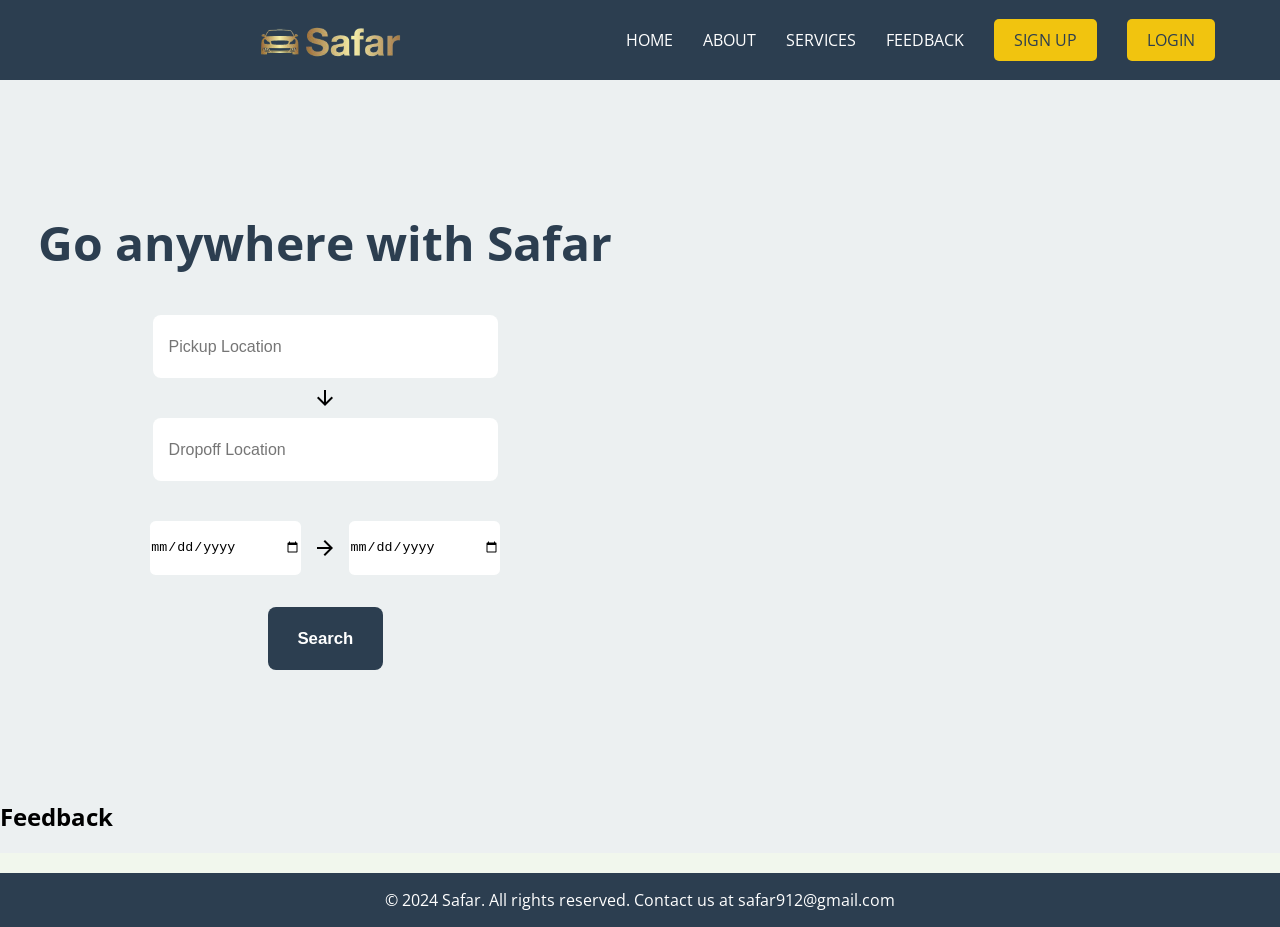
<file: sujal car/index.html>
<!DOCTYPE html>
<html lang="en">

<head>
    <meta charset="UTF-8">
    <meta name="viewport" content="width=device-width, initial-scale=1.0">
    <title>Safar</title>
    <link rel="stylesheet" href="style.css">
    <link rel="stylesheet" href="https://cdnjs.cloudflare.com/ajax/libs/font-awesome/4.7.0/css/font-awesome.min.css">
    <link rel="stylesheet"
        href="https://fonts.googleapis.com/css2?family=Material+Symbols+Outlined:opsz,wght,FILL,GRAD@24,400,0,0" />
</head>

<body>
    <nav>
        <input type="checkbox" id="check">
        <label for="check">
            <i class="fa fa-bars" id="btn"></i>
            <i class="fa fa-times" id="cancel"></i>
        </label>
        <img src="logo1.png" alt="Safar Logo">
        <ul>
            <li><a href="#">Home</a></li>
            <li><a href="#">About</a></li>
            <li><a href="#">Services</a></li>
            <li><a href="#feedback-section">Feedback</a></li>
            <li><a href="signpage.html" class="signup-button">Sign Up</a></li>
            <li><a href="loginpage.html" class="login-button">Login</a></li>

        </ul>
    </nav>
    <main class="main">
        <section>
            <div class="search">
                
                <form>
                    <div class="search-bar">
                    <h1>Go anywhere with Safar</h1>
                    <input type="search" placeholder="Pickup Location" class="location">
                    <span class="material-symbols-outlined">
                        arrow_downward
                    </span>
                    <input type="search" placeholder="Dropoff Location" class="location">
                    <div class="date-arrow">
                        <input type="date" class="date">
                        <span class="material-symbols-outlined">
                            arrow_forward
                        </span>
                        <input type="date" class="date">
                    </div>
                    <button type="submit" id="btn">Search</button>
                </div>
            </form>
                <div class="map">
                    <iframe
                        src="https://www.google.com/maps/embed?pb=!1m18!1m12!1m3!1d3682.305741623739!2d88.4288803743554!3d22.6423865304108!2m3!1f0!2f0!3f0!3m2!1i1024!2i768!4f13.1!3m3!1m2!1s0x39f89f67bedeefdf%3A0x351101fb69a99572!2sAirport%201%20no.%20Gate%20Bus%20Stop!5e0!3m2!1sen!2sin!4v1725817540229!5m2!1sen!2sin"
                        width="600" height="450" style="border:0;" allowfullscreen="" loading="lazy"
                        referrerpolicy="no-referrer-when-downgrade"></iframe>
                </div>
            </div>
        </section>


        <section id="feedback-section">
            <h2>Feedback</h2>
            <div class="feedback-container">
                <!-- Feedback cards will appear here dynamically -->
            </div>
        </section>
        
    </main>

    <footer class="footer">
        <p>© 2024 Safar. All rights reserved. Contact us at safar912@gmail.com</p>
    </footer>
    <script src="../assets/scriptman.js" defer></script>
</body>

</html>
</file>
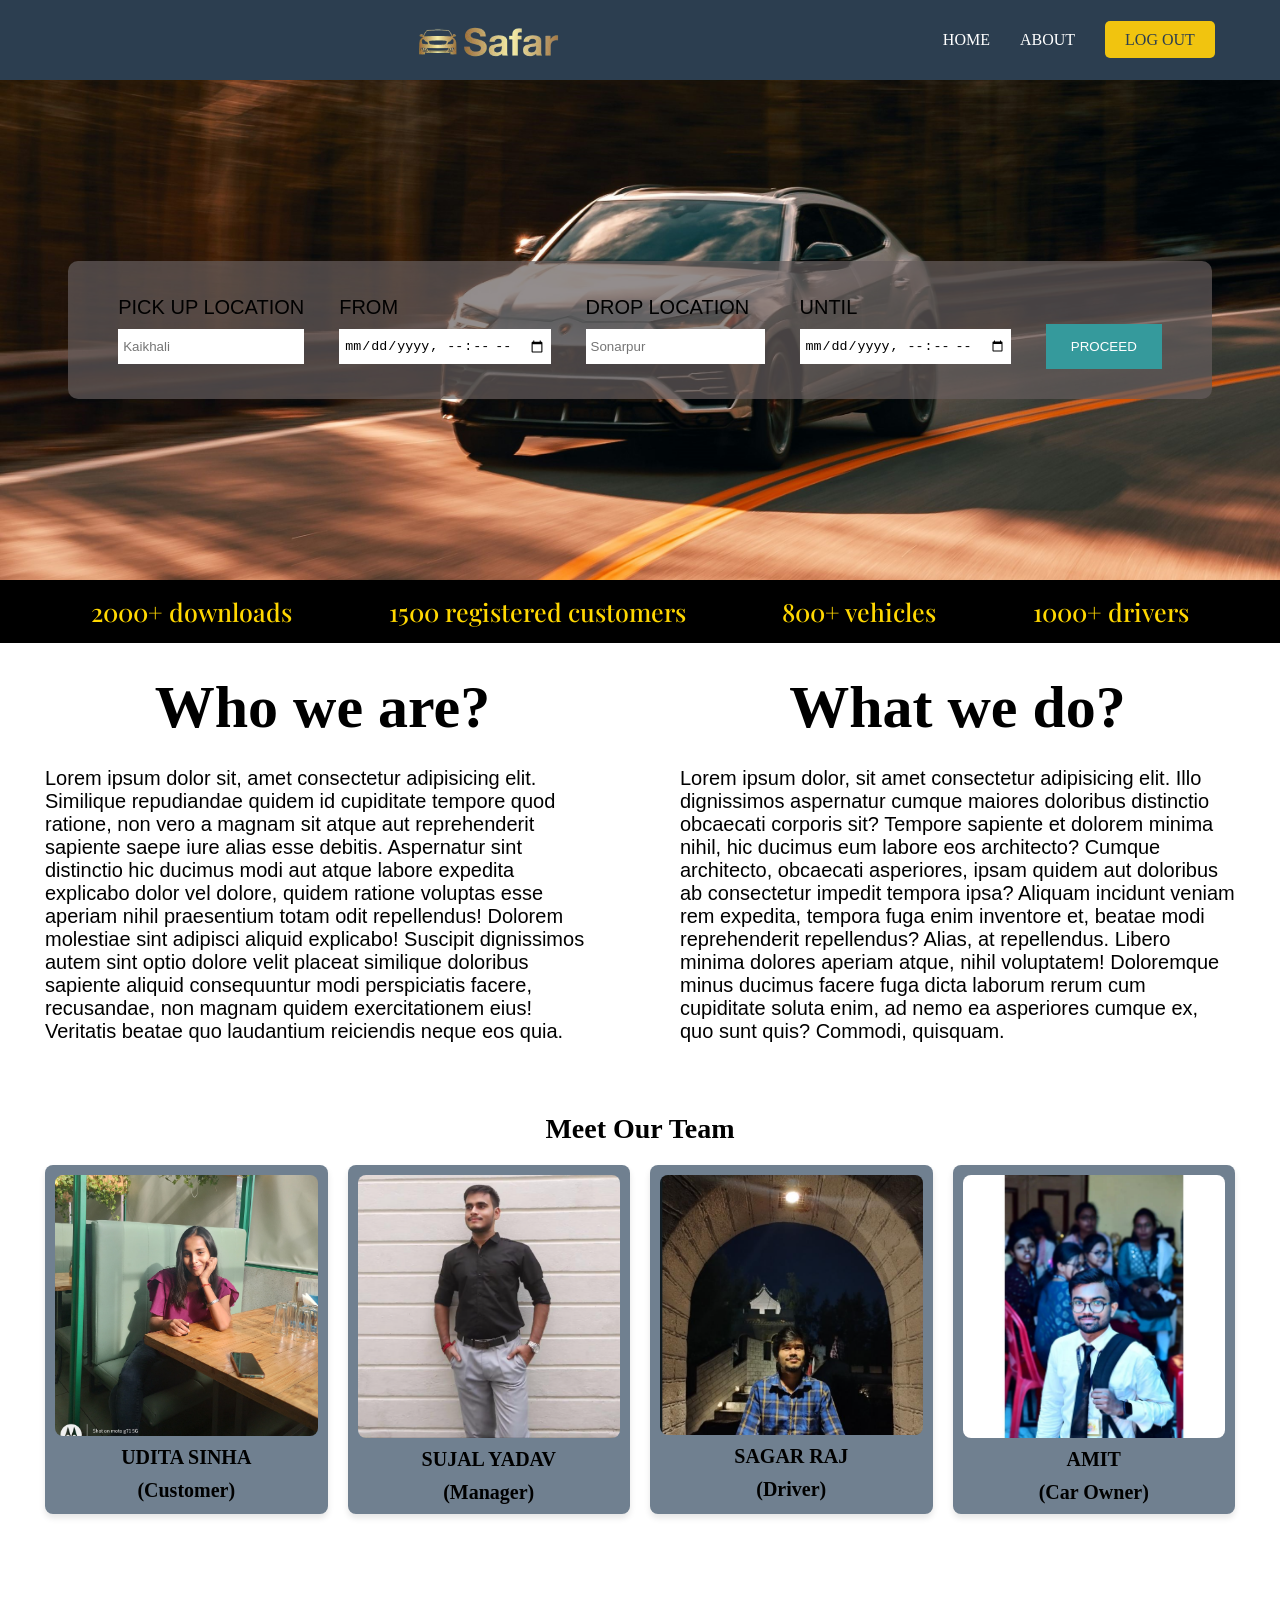
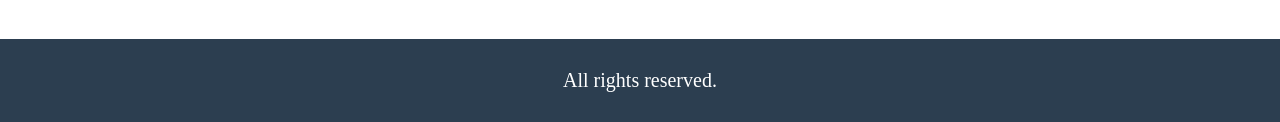
<file: pca1/home.html>
<!DOCTYPE html>
<html lang="en">
<head>
    <meta charset="UTF-8">
    <meta name="viewport" content="width=device-width, initial-scale=1.0">
    <title>Home</title>
    <link rel="stylesheet" href="style_nav.css">
    <link rel="stylesheet" href="home.css">
    
    <link rel="stylesheet" href="https://cdnjs.cloudflare.com/ajax/libs/font-awesome/4.7.0/css/font-awesome.min.css">
    <!-- <script src="https://maps.googleapis.com/maps/api/js?key=AIzaSyDCrg-oEqxAbHxqNAqxHLKDuFQklyQrtk8"></script> -->


</head>

</head>
<body>
    <nav>
        <input type="checkbox" id="check">
        <label for="check">
            <i class="fa fa-bars" id="btn"></i>
            <i class="fa fa-times" id="cancel"></i>
        </label>
        <img src="logo1.png" alt="Safar Logo">
        <ul>
            <li><a href="#">Home</a></li>
            <li><a href="#about">About</a></li>
            <!-- <li><a href="#feedback">Feedback</a></li> -->
            <!-- <li><a href="signpage.html" class="signup-button">Sign Up</a></li> -->
            <li><a href="../sujal car/logout.html" class="login-button">Log Out</a></li>

        </ul>
    </nav>
    <!-- <div class="container">
        <form action="">
            <div class="details">
            <label for="pickup">Pick up Location</label>
                <input type="text" placeholder="Kaikhali">
            </div>
            <div class="details">
                <label for="from-period">From</label>
                <input type="datetime-local" placeholder="12-09-2024 16:30">
            </div>
            <div class="details">
                <label for="drop">Drop Location</label>
                <input type="text" placeholder="Sonarpur">
            </div>
            <div class="details">
                <label for="to-period">Until</label>
                <input type="datetime-local" placeholder="14-09-2024 16:30">
            </div>
            <a href="index.html" class="btn">PROCEED</a>
            
        </form>
    </div> -->

    <div class="container">
        <form id="travel-form">
            <div class="details">
                <label for="pickup">Pick up Location</label>
                <input type="text" id="pickup-location" placeholder="Kaikhali">
            </div>
            <div class="details">
                <label for="from-period">From</label>
                <input type="datetime-local" id="from-time">
            </div>
            <div class="details">
                <label for="drop">Drop Location</label>
                <input type="text" id="drop-location" placeholder="Sonarpur">
            </div>
            <div class="details">
                <label for="to-period">Until</label>
                <input type="datetime-local" id="to-time">
            </div>
            <button type="button" class="btn" id="proceed-btn">PROCEED</button>
        </form>
    </div>
    
    <script src="js/proceed.js"></script>


    <div class="display">
        <p class="playfair-display-font">2000+ downloads</p>
        <p class="playfair-display-font">1500 registered customers</p>
        <p class="playfair-display-font">800+ vehicles</p>
        <p class="playfair-display-font">1000+ drivers</p>
    </div>
    
    <script src="home.js"></script>
    
    <div class="about" id="about">
        <div class="safar">
            <h2 class="title-about">Who we are?</h2>
            <p class="text">
                Lorem ipsum dolor sit, amet consectetur adipisicing elit. Similique repudiandae quidem id cupiditate tempore quod ratione, non vero a magnam sit atque aut reprehenderit sapiente saepe iure alias esse debitis.
                Aspernatur sint distinctio hic ducimus modi aut atque labore expedita explicabo dolor vel dolore, quidem ratione voluptas esse aperiam nihil praesentium totam odit repellendus! Dolorem molestiae sint adipisci aliquid explicabo!
                Suscipit dignissimos autem sint optio dolore velit placeat similique doloribus sapiente aliquid consequuntur modi perspiciatis facere, recusandae, non magnam quidem exercitationem eius! Veritatis beatae quo laudantium reiciendis neque eos quia.
            </p>
            
        
        </div>
        <div class="offer">
            <h2 class="title-about">What we do?</h2>
            <p class="text">Lorem ipsum dolor, sit amet consectetur adipisicing elit. Illo dignissimos aspernatur cumque maiores doloribus distinctio obcaecati corporis sit? Tempore sapiente et dolorem minima nihil, hic ducimus eum labore eos architecto?
            Cumque architecto, obcaecati asperiores, ipsam quidem aut doloribus ab consectetur impedit tempora ipsa? Aliquam incidunt veniam rem expedita, tempora fuga enim inventore et, beatae modi reprehenderit repellendus? Alias, at repellendus.
            Libero minima dolores aperiam atque, nihil voluptatem! Doloremque minus ducimus facere fuga dicta laborum rerum cum cupiditate soluta enim, ad nemo ea asperiores cumque ex, quo sunt quis? Commodi, quisquam.
            </p>
        </div>
    </div>
    
    <div class="team">
        <h2>Meet Our Team</h2>
        <div class="cards">
            <div class="card">
                <img src="./sinha.jpeg" height="300px" width="240px" alt="udita">
                <p class="role">UDITA SINHA</p>
                <p class="role">(Customer)</p>
            </div>
            <div class="card">
                <img src="./sujal.png" height="300px" width="240px" alt="sujal">
                <p class="role">SUJAL YADAV</p>
                <p class="role">(Manager)</p>
            </div>
                
            <div class="card">
                <img src="./sagar.png" height="300px" width="240px" alt="sujal">
                <p class="role">SAGAR RAJ</p>
                    <p class="role">(Driver)</p>
            </div>
            <div class="card">
                <img src="./amit.jpeg" height="300px" width="240px" alt="sujal">
                <p class="role">AMIT</p>
                <p class="role">(Car Owner)</p>
            </div>
        </div>
    </div>

    
    
    
    <footer>
        <p>All rights reserved.</p>
    </footer>
  
        
</body>
</html>
</file>
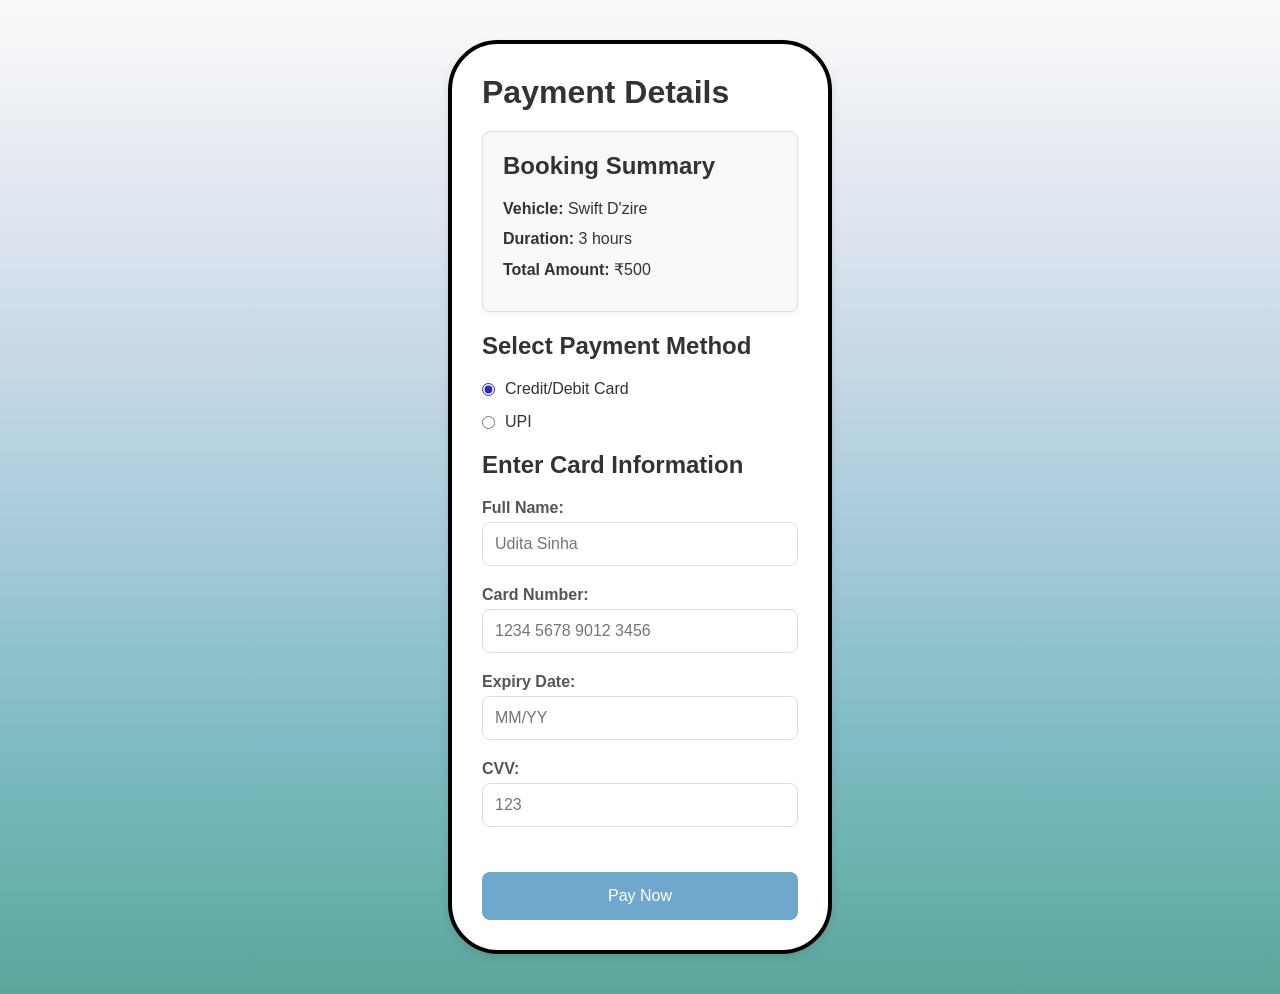
<file: pca1/payment.html>
<!DOCTYPE html>
<html lang="en">
<head>
    <meta charset="UTF-8">
    <meta name="viewport" content="width=device-width, initial-scale=1.0">
    <title>Payment Page</title>
    <link rel="stylesheet" href="payment.css">
</head>
<body>
    <div class="payment-container">
        <h1>Payment Details</h1>
        <div class="booking-summary">
            <h2>Booking Summary</h2>
            <p><strong>Vehicle:</strong> Swift D'zire</p>
            <!-- <p><strong>Price:</strong> &#8377;500</p> -->
            <p><strong>Duration:</strong> 3 hours</p>
            <p><strong>Total Amount:</strong> &#8377;<span class="total-amount">500</span></p> <!-- Placeholder to be updated -->

            <!-- <p><strong>Total Amount:</strong> &#8377;500</p> -->
        </div>

        <script src="js/distance.js"></script>
        <script>
            // Fetch the total fare from sessionStorage and update the fields
            const totalFare = sessionStorage.getItem("totalFare");
        
            if (totalFare) {
                // document.querySelector('.price').textContent = totalFare;
                document.querySelector('.total-amount').textContent = totalFare;
            }
        </script>

        <!-- Payment Method Selection -->
        <div class="payment-methods">
            <h2>Select Payment Method</h2>
            <div class="payment-option">
                <input type="radio" id="card" name="payment-method" value="card" checked>
                <label for="card">Credit/Debit Card</label>
            </div>
            <div class="payment-option">
                <input type="radio" id="upi" name="payment-method" value="upi">
                <label for="upi">UPI</label>
            </div>
        </div>

        

        <!-- Payment Form -->
        <form id="payment-form" class="payment-form">
                <!-- Card Payment Form -->
                <div class="payment-form-section" id="card-form">
                                <h2>Enter Card Information</h2>
                                <label for="name">Full Name:</label>
                                <input type="text" id="name" name="name" placeholder="Udita Sinha">

                                <label for="card-number">Card Number:</label>
                                <input type="text" id="card-number" name="card-number" placeholder="1234 5678 9012 3456">

                                <label for="expiry-date">Expiry Date:</label>
                                <input type="text" id="expiry-date" name="expiry-date" placeholder="MM/YY">

                                <label for="cvv">CVV:</label>
                                <input type="text" id="cvv" name="cvv" placeholder="123">
                </div>

                <!-- UPI Payment Form -->
                <div class="payment-form-section" id="upi-form" style="display: none;">
                    <h2>Enter UPI Information</h2>
                    <label for="upi-id">UPI ID:</label>
                    <input type="text" id="upi-id" name="upi-id" placeholder="example@upi">
                </div>

                <button type="submit">Pay Now</button>
        </form>

    </div>
    <script src="js/payment.js" defer></script>

    <script>
        // JavaScript to toggle between payment forms
        document.querySelectorAll('input[name="payment-method"]').forEach((elem) => {
            elem.addEventListener("change", function() {
                if (this.value === "card") {
                    document.getElementById("card-form").style.display = "block";
                    document.getElementById("upi-form").style.display = "none";
                } else {
                    document.getElementById("card-form").style.display = "none";
                    document.getElementById("upi-form").style.display = "block";
                }
            });
        });
    </script>
</body>
</html>
</file>
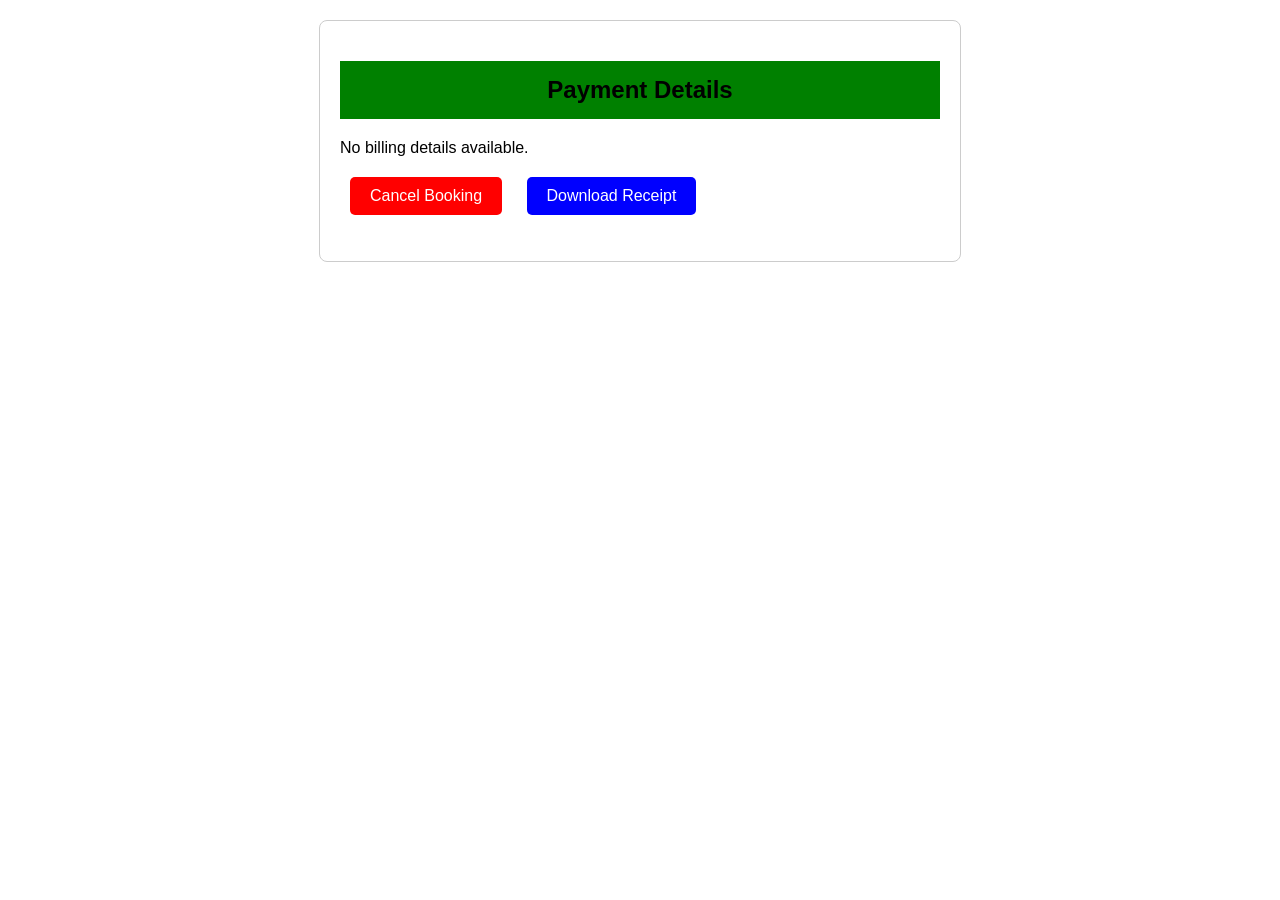
<file: pca1/track.html>
<!DOCTYPE html>
<html lang="en">
<head>
    <meta charset="UTF-8">
    <meta name="viewport" content="width=device-width, initial-scale=1.0">
    <title>Track Payment</title>
    <style>
        body {
            font-family: Arial, sans-serif;
            margin: 20px;
        }
        h2{
          background-color: green;
          padding: 15px 15px;
        }
        .details-container {
            border: 1px solid #ccc;
            padding: 20px;
            border-radius: 8px;
            max-width: 600px;
            margin: auto;
        }

        .details-container h2 {
            margin-bottom: 20px;
            text-align: center;
        }

        .detail-item {
            margin-bottom: 10px;
        }

        .detail-item span {
            font-weight: bold;
        }
        #cancel-button, #download-receipt {
            margin: 10px;
            padding: 10px 20px;
            font-size: 16px;
            border-radius: 5px;
            cursor: pointer;
        }

        #cancel-button {
            background-color: red;
            color: white;
            border: none;
        }

        #cancel-button:disabled {
            background-color: #ccc;
            cursor: not-allowed;
        }

        #download-receipt {
            background-color: blue;
            color: white;
            border: none;
        }
    </style>
</head>
<body>
    <div class="details-container">
        <h2>Payment Details</h2>
        <div id="car-details" class="detail-item"></div>
        <div id="billing-details" class="detail-item"></div>
        <button id="cancel-button">Cancel Booking</button>
        <button id="download-receipt">Download Receipt</button>
        <p id="status-message"></p>
    </div>
    <script>
        const cancelButton = document.getElementById('cancel-button');
        const statusMessage = document.getElementById('status-message');
        const downloadButton = document.getElementById('download-receipt');

        // Set a timeout of 1 minute (60000 milliseconds)
        const cancelTimeout = setTimeout(() => {
            cancelButton.disabled = true;
            statusMessage.textContent = "The cancellation window has expired.";
            statusMessage.style.color = "red";
        }, 60000);

        // Add an event listener to the cancel button
        cancelButton.addEventListener('click', () => {
            // Clear the timeout if the button is clicked
            clearTimeout(cancelTimeout);
            cancelButton.disabled = true; // Disable the button after cancel
            statusMessage.textContent = "Your booking has been successfully cancelled.";
            statusMessage.style.color = "green";

            // Simulate cancellation action (e.g., send request to the server)
            console.log("Booking cancelled successfully.");
        });
        
            // Add an event listener to the download button
            downloadButton.addEventListener('click', () => {
            const carDetails = document.getElementById('car-details').textContent;
            const billingDetails = document.getElementById('billing-details').textContent;

            // Create a string for the receipt
            const receiptContent = `
                Payment Receipt
                ---------------------------
                ${carDetails}
                ${billingDetails}
                ---------------------------
                Thank you for booking with us!
            `;

            // Create a blob object
            const blob = new Blob([receiptContent], { type: 'text/plain' });

            // Create a link element
            const link = document.createElement('a');
            link.href = URL.createObjectURL(blob);
            link.download = 'receipt.txt';

            // Trigger the download
            link.click();

            // Clean up the URL object
            URL.revokeObjectURL(link.href);
       
        });
    </script>
    <script src="track.js"></script>
</body>
</html>
</file>
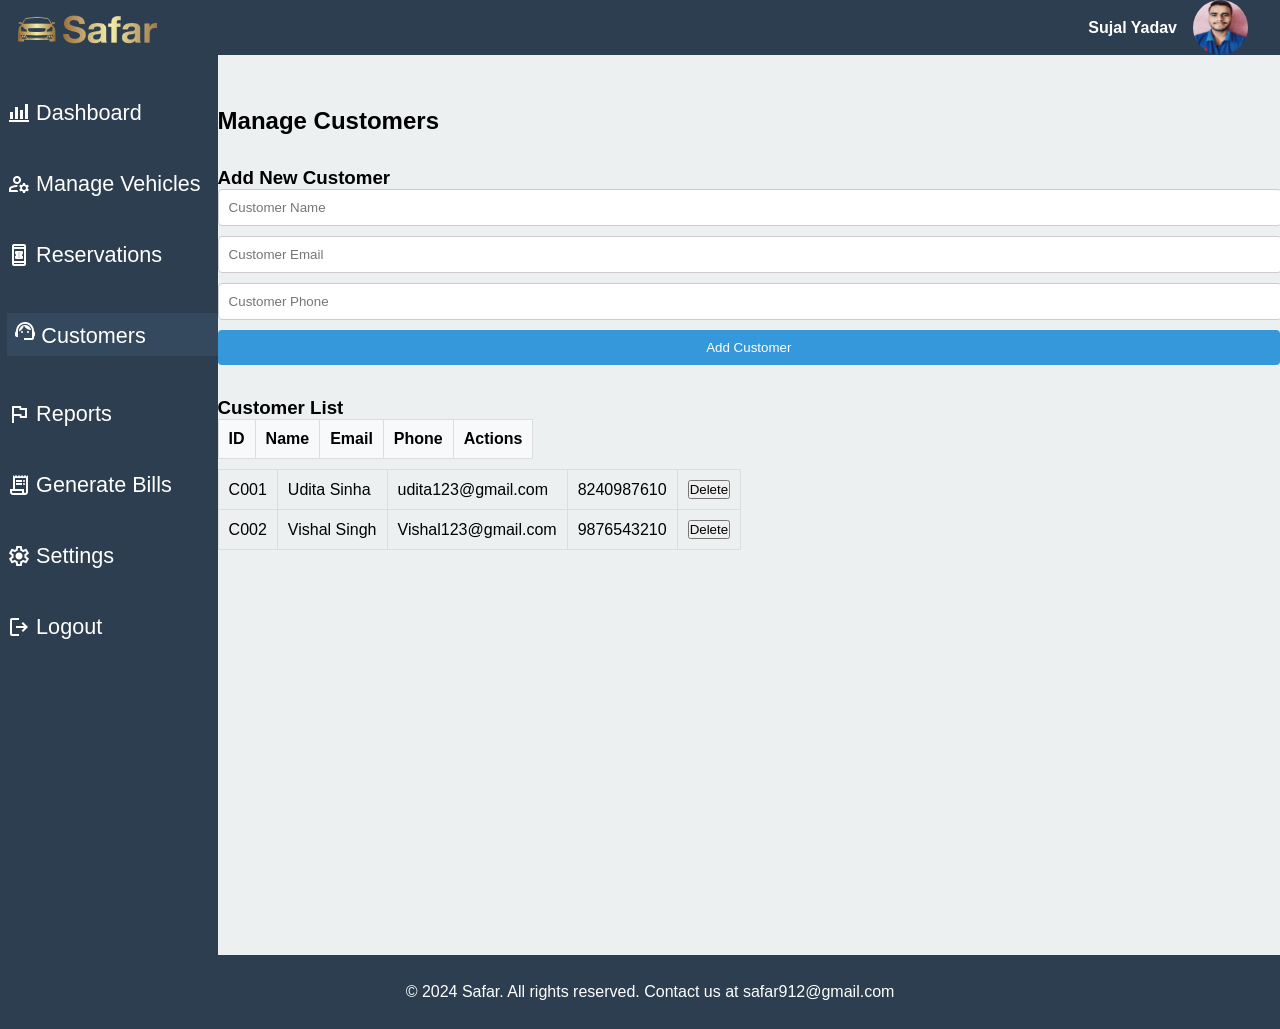
<file: sujal car/customers.html>
<!DOCTYPE html>
<html lang="en">

<head>
    <meta charset="UTF-8">
    <meta name="viewport" content="width=device-width, initial-scale=1.0">
    <title>Manager</title>
    <link rel="stylesheet" href="customers.css">
    <link rel="stylesheet"
        href="https://fonts.googleapis.com/css2?family=Material+Symbols+Outlined:opsz,wght,FILL,GRAD@24,400,0,0" />
</head>

<body>
    <nav>
        <div class="navbar">
            <img class="logo" src="logo1.png" alt="Safar Logo">
            <div class="manager-name">
                <p>Sujal Yadav</p>
                <img class="manager-photo" src="manager-photo.png" alt="">
            </div>
        </div>
    </nav>
    <main>
        <div class="sidebar">
            <ul class="side-ul">
                <li class="Li"><span class="material-symbols-outlined">
                        bar_chart_4_bars</span>
                    <a href="manager.html">Dashboard</a>
                </li>
                <li class="Li"><span class="material-symbols-outlined">
                        manage_accounts</span>
                    <a href="managevehicles.html">Manage Vehicles</a>
                </li>
                <li class="Li"><span class="material-symbols-outlined">
                        book_online</span>
                    <a href="reservation.html">Reservations</a>
                </li>
                <li class="active" class="Li"><span class="material-symbols-outlined">
                        support_agent</span>
                    <a href="#">Customers</a>
                </li>
                <li class="Li"><span class="material-symbols-outlined">
                        flag</span>
                    <a href="reports.html">Reports</a>
                </li>
                <li class="Li"><span class="material-symbols-outlined">
                    receipt_long</span>
                <a href="generatebills.html">Generate Bills</a>
            </li>
                <li class="Li"><span class="material-symbols-outlined">
                        settings</span>
                    <a href="#">Settings</a>
                </li>
                <li class="Li"><span class="material-symbols-outlined">
                        logout</span>
                    <a href="logout.html">Logout</a>
                </li>

            </ul>
        </div>
        <div class="content">
            <div id="manage-customers" class="content-section"></div>
            <h2>Manage Customers</h2>

            <!-- Customer Form -->
            <div class="customer-form">
                <h3>Add New Customer</h3>
                <form id="customerForm">
                    <input type="text" id="customerName" placeholder="Customer Name" required>
                    <input type="email" id="customerEmail" placeholder="Customer Email" required>
                    <input type="tel" id="customerPhone" placeholder="Customer Phone" required>
                    <button type="submit">Add Customer</button>
                </form>
            </div>

            <!-- Customer List -->
            <div class="customer-list">
                <h3>Customer List</h3>
                <table>
                    <thead>
                        <tr>
                            <th>ID</th>
                            <th>Name</th>
                            <th>Email</th>
                            <th>Phone</th>
                            <th>Actions</th>
                        </tr>
                    </thead>
                    <tbody id="customerTableBody">
                        <!-- Dynamic customer rows will be added here -->
                    </tbody>
                </table>
            </div>
        </div>
        <div>
    </main>
    <footer class="footer">
        <p>© 2024 Safar. All rights reserved. Contact us at safar912@gmail.com</p>
    </footer>
    <script src="customers.js"></script>
</body>

</html>
</file>
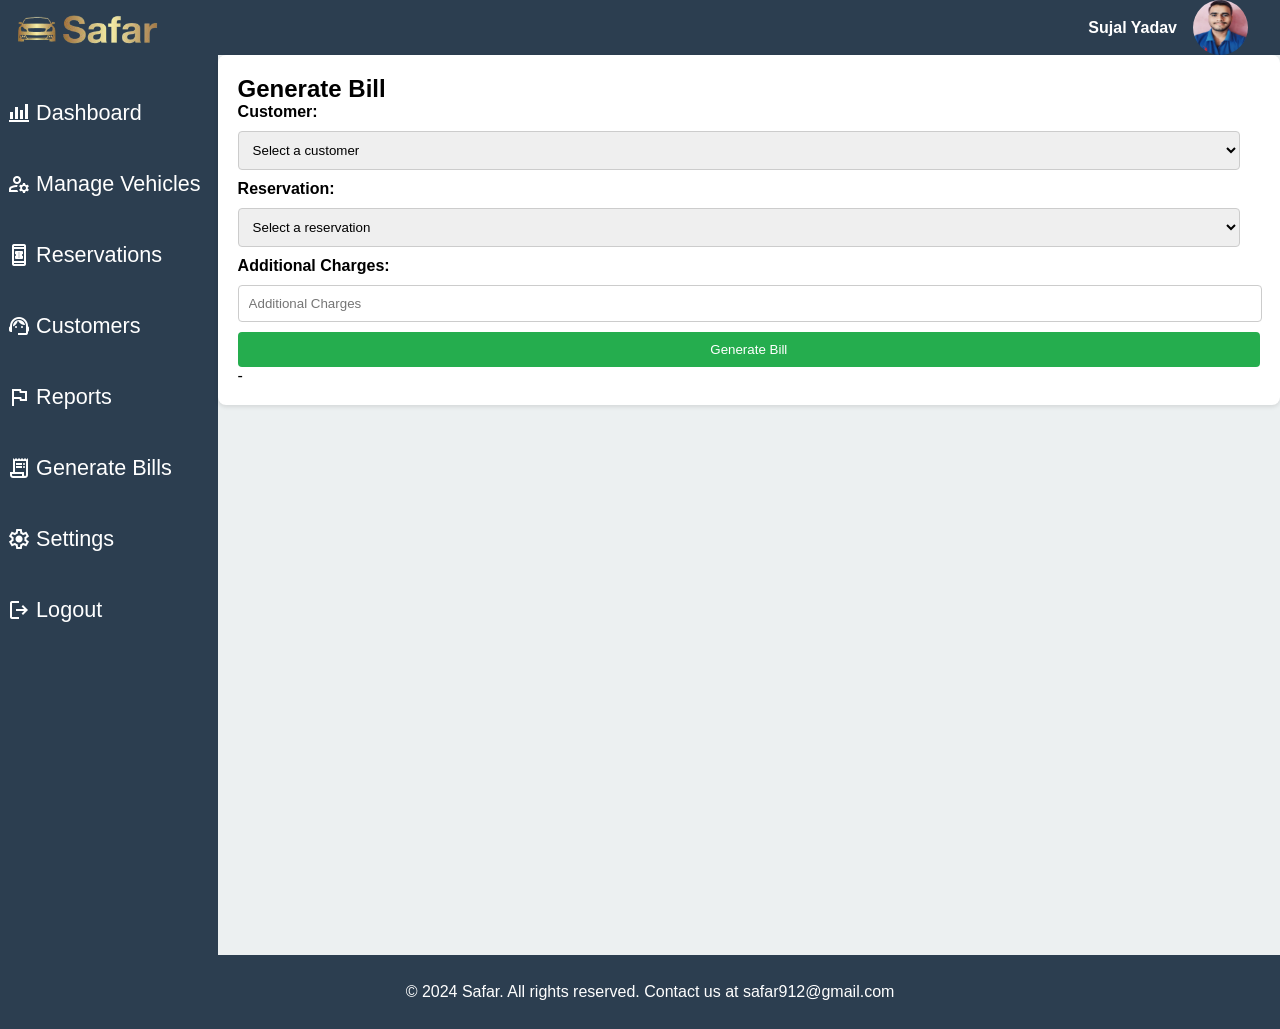
<file: sujal car/generatebills.html>
<!DOCTYPE html>
<html lang="en">

<head>
    <meta charset="UTF-8">
    <meta name="viewport" content="width=device-width, initial-scale=1.0">
    <title>Generate Bills</title>
    <link rel="stylesheet" href="generatebills.css">
    <link rel="stylesheet"
        href="https://fonts.googleapis.com/css2?family=Material+Symbols+Outlined:opsz,wght,FILL,GRAD@24,400,0,0" />
</head>

<body>
    <nav>
        <div class="navbar">
            <img class="logo" src="logo1.png" alt="Safar Logo">
            <div class="manager-name">
                <p>Sujal Yadav</p>
                <img class="manager-photo" src="manager-photo.png" alt="">
            </div>
        </div>
    </nav>
    <main>
        <div class="sidebar">
            <ul class="side-ul">
                <li class="Li"><span class="material-symbols-outlined">
                        bar_chart_4_bars</span>
                    <a href="manager.html">Dashboard</a>
                </li>
                <li class="Li"><span class="material-symbols-outlined">
                        manage_accounts</span>
                    <a href="managevehicles.html">Manage Vehicles</a>
                </li>
                <li class="Li"><span class="material-symbols-outlined">
                        book_online</span>
                    <a href="reservation.html">Reservations</a>
                </li>
                <li class="Li"><span class="material-symbols-outlined">
                        support_agent</span>
                    <a href="customers.html">Customers</a>
                </li>
                <li class="Li"><span class="material-symbols-outlined">
                        flag</span>
                    <a href="reports.html">Reports</a>
                </li>
                <li class="Li"><span class="material-symbols-outlined">
                    receipt_long</span>
                <a href="#">Generate Bills</a>
            </li>
                <li class="Li"><span class="material-symbols-outlined">
                        settings</span>
                    <a href="#">Settings</a>
                </li>
                <li class="Li"><span class="material-symbols-outlined">
                        logout</span>
                    <a href="logout.html">Logout</a>
                </li>

            </ul>
        </div>
        <div class="content">

            <div id="generate-bills" class="content-section">
                <h2>Generate Bill</h2>

                <!-- Bill Generation Form -->
                <div class="bill-form">
                    <form id="billForm">
                        <!-- Select Customer -->
                        <label for="customerSelect">Customer:</label>
                        <select id="customerSelect" required>
                            <option value="" disabled selected>Select a customer</option>
                        </select>

                        <!-- Select Reservation -->
                        <label for="reservationSelect">Reservation:</label>
                        <select id="reservationSelect" required>
                            <option value="" disabled selected>Select a reservation</option>
                        </select>

                        <!-- Additional Charges -->
                        <label for="additionalCharges">Additional Charges:</label>
                        <input type="number" id="additionalCharges" placeholder="Additional Charges" required>

                        <button type="submit">Generate Bill</button>
                    </form>
                </div>

                <!-- Bill Summary -->-

                <div id="billSummary" class="bill-summary">
                    <h3>Bill Summary</h3>
                    <p>Customer: <span id="billCustomer"></span></p>
                    <p>Reservation: <span id="billReservation"></span></p>
                    <p>Base Charges: ₹<span id="baseCharges"></span></p>
                    <p>Additional Charges: ₹<span id="additionalChargesSummary"></span></p>
                    <p>Total Amount: ₹<span id="totalAmount"></span></p>

                </div>
            </div>
        </div>
    </main>
    <footer class="footer">
        <p>© 2024 Safar. All rights reserved. Contact us at safar912@gmail.com</p>
    </footer>
    <script src="generatebills.js"></script>
</body>

</html>
</file>
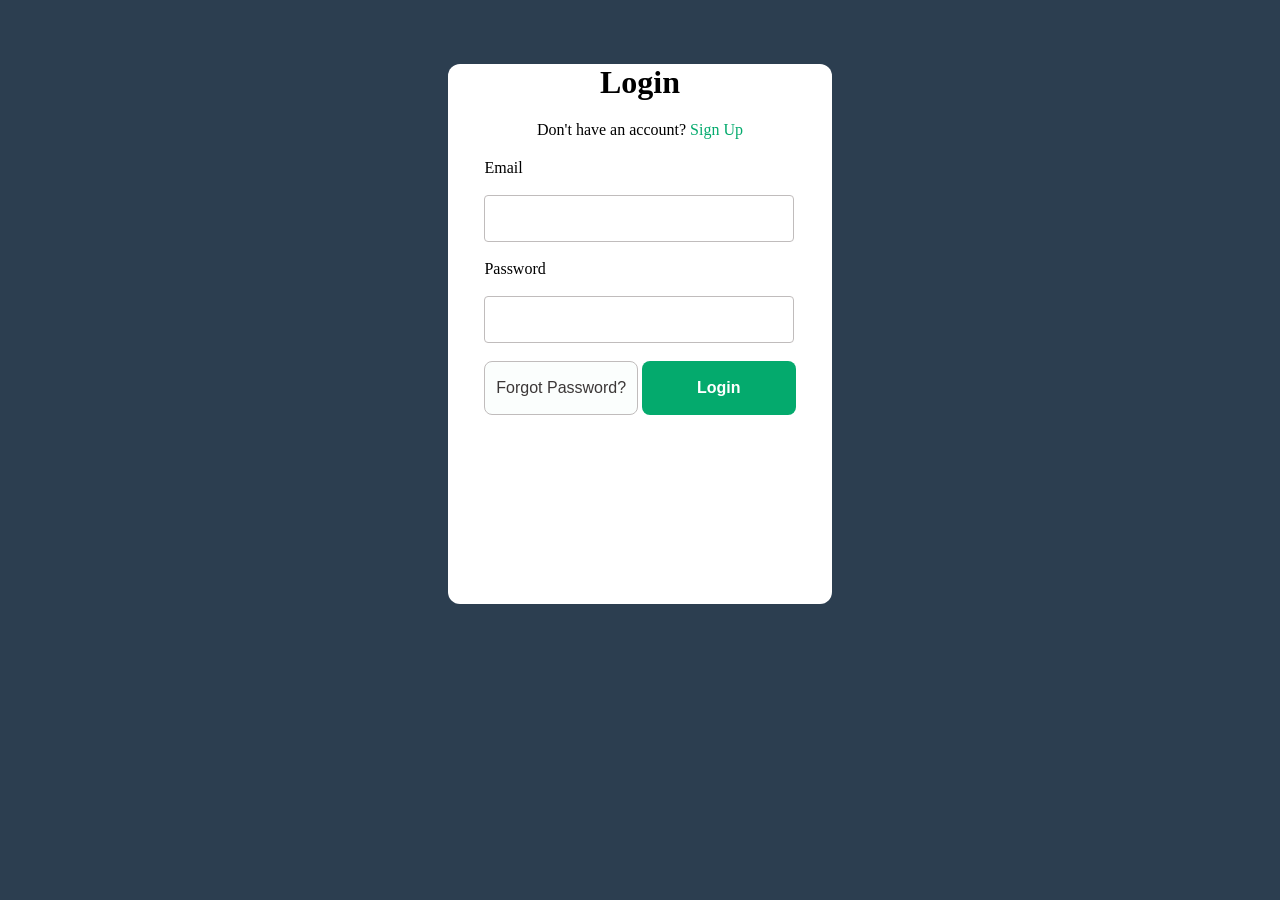
<file: sujal car/Login.html>
<!DOCTYPE html>
<html lang="en">

<head>
    <meta charset="UTF-8">
    <meta name="viewport" content="width=device-width, initial-scale=1.0">
    <title>Login</title>
    <link rel="stylesheet" href="Login.css">
</head>

<body>
    <div class="container">
        <div class="box">
            <div class="content">
                <div>
                    <h1>Login</h1>
                </div>
                <div>
                    <p class="login">Don't have an account? <a href="SignUp.html">Sign Up</a></p>
                </div>
                <div>
                    <form>
                        <label for="email">Email</label><br><br>
                        <input type="email" id="email" class="fill" name="email" required><br><br>

                        <label for="password">Password</label><br><br>
                        <input type="password" id="password" class="fill" name="password" required><br><br>

                        <p id="invalid">Invalid email or password</p>

                        <div class="button">
                            <button type="submit" id="btn-forgot">Forgot Password?</button>
                            <button type="submit" id="btn-login">Login</button>
                        </div>

                        
                    </form>
                </div>
            </div>
        </div>
    </div>
    <script src="Login.js"></script>
</body>

</html>
</file>
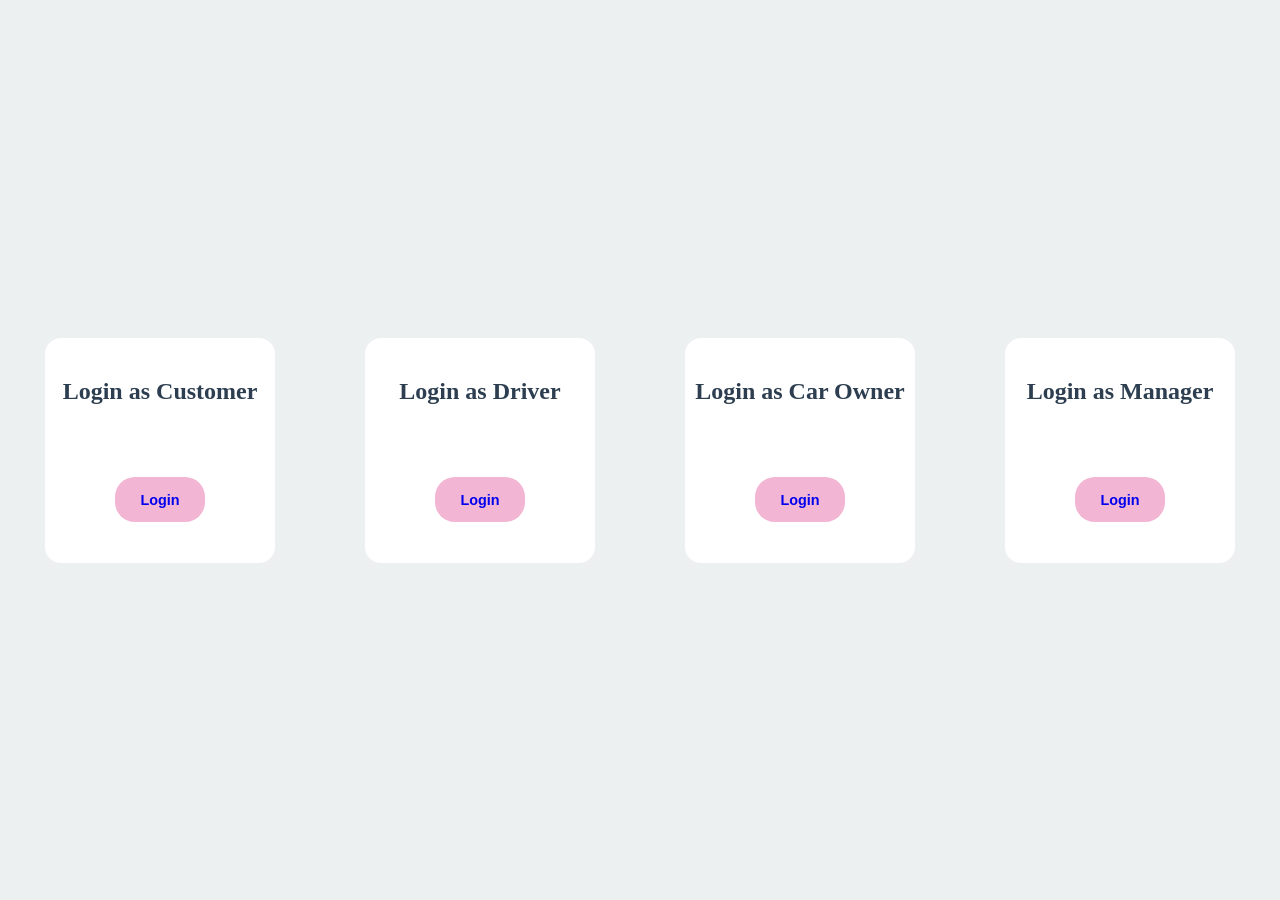
<file: sujal car/loginpage.html>
<!DOCTYPE html>
<html lang="en">

<head>
    <meta charset="UTF-8">
    <meta name="viewport" content="width=device-width, initial-scale=1.0">
    <title>Document</title>
    <link rel="stylesheet" href="loginpage.css">
</head>

<body>
    <div class="container">
        <div class="box">
            <h2>Login as Customer</h2>
            <button class="btn" ><a href="Login.html">Login</a></button>
        </div>
        <div class="box">
            <h2>Login as Driver</h2>
            <button class="btn" ><a href="Login.html">Login</a></button>
        </div>
        <div class="box">
            <h2>Login as Car Owner</h2>
            <button class="btn"><a href="Login.html">Login</a></button>
        </div>
        <div class="box">
            <h2>Login as Manager</h2>
            <button class="btn"><a href="Login.html">Login</a></button>
        </div>
    </div>
</body>

</html>
</file>
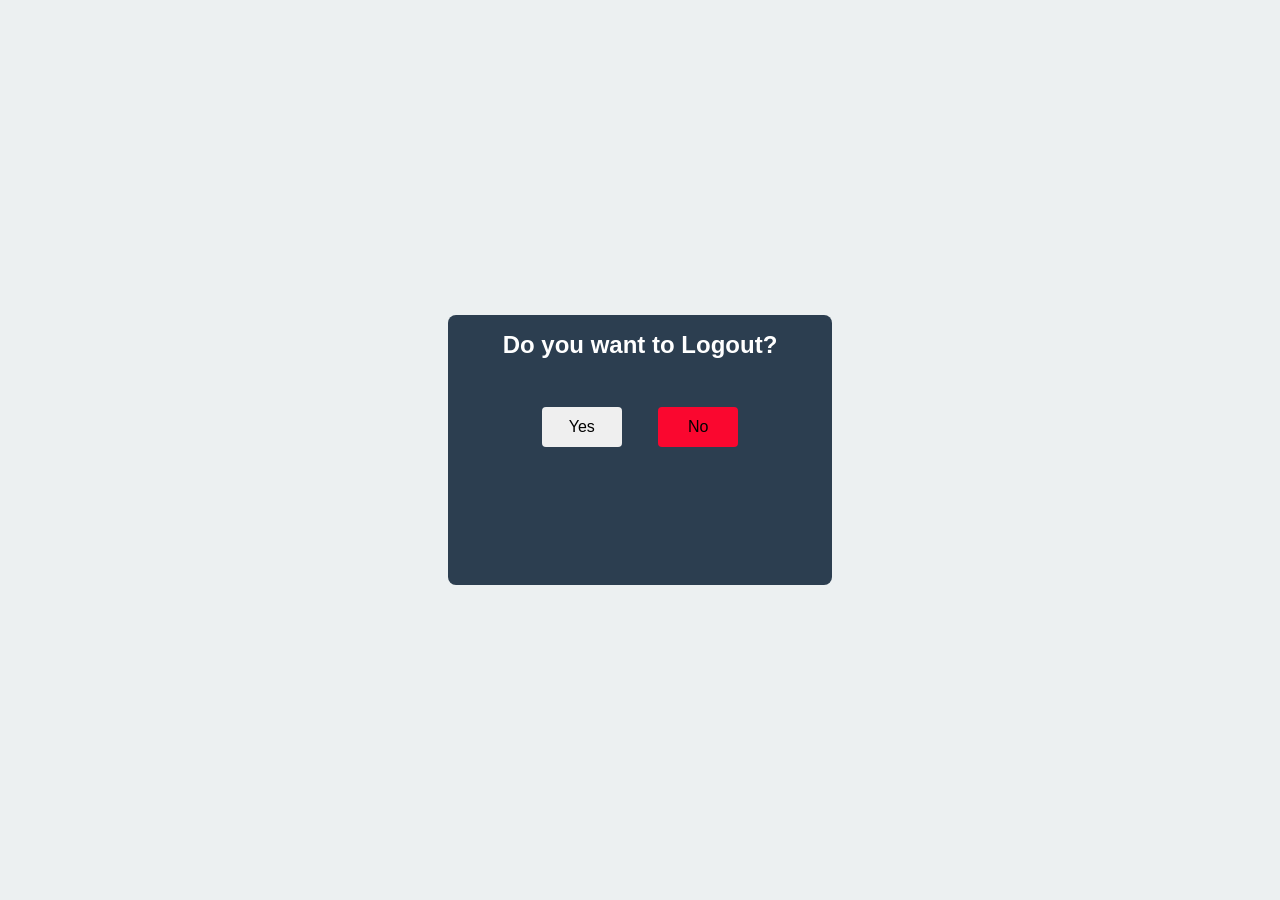
<file: sujal car/logout.html>
<!DOCTYPE html>
<html lang="en">

<head>
    <meta charset="UTF-8">
    <meta name="viewport" content="width=device-width, initial-scale=1.0">
    <title>logout</title>
    <link rel="stylesheet" href="logout.css">
</head>

<body>
    <div class="container">
        <div class="box">
           <div class="heading"> <h2>Do you want to Logout?</h2></div>
            <div>
                <button id="btn-yes" class="btn"><a href="index.html">Yes</a></button>
                <button id="btn-no" class="btn"><a href="manager.html">No</a></button>
            </div>
        </div>
    </div>
</body>

</html>
</file>
<file: sujal car/style.css>
@import url('https://fonts.googleapis.com/css2?family=Open+Sans:ital,wght@0,300..800;1,300..800&display=swap');

body {
    font-family: 'Open Sans', sans-serif;
    margin: 0;
    padding: 0;
    box-sizing: border-box;
    background-color: #F1F7ED;
}

* {
    margin: 0;
    padding: 0;
    list-style: none;
    text-decoration: none;
    box-sizing: inherit;
}

nav {
    height: 80px;
    background-color: rgb(44, 62, 80);
    display: flex;
    align-items: center;
    justify-content: space-between;
    padding: 0 2%;
}

nav img {
    width: 150px;
    margin-left: 2%;
}

nav ul {
    display: flex;
    align-items: center;
    margin-right: 2%;
}

nav li {
    margin-right: 20px;
}

nav ul li {
    display: inline-block;
    line-height: 80px;
    margin: 0 15px;
}

nav ul li a {
    position: relative;
    color: white;
    font-size: 1rem;
    padding: 5px 0;
    text-transform: uppercase;
}

nav ul li a:before {
    position: absolute;
    content: '';
    left: 0;
    bottom: 0;
    height: 3px;
    width: 100%;
    background: white;
    transform: scaleX(0);
    transform-origin: right;
    transition: transform .4s linear;
}

nav ul li a:hover:before {
    transform: scaleX(1);
    transform-origin: left;
}

/* Styles for the login button */
nav ul li .login-button {
    background-color: #f1c40f; /* Yellow background */
    color: #2c3e50; /* Text color */
    padding: 10px 20px;
    border-radius: 5px;
    border: none;
    font-size: 1rem;
    text-transform: uppercase;
    transition: background-color 0.3s ease;
    position: relative;
}

nav ul li .login-button:before {
    content: none; /* Remove the underline */
}

nav ul li .login-button:hover {
    background-color: #d4ac0d; /* Darker yellow on hover */
    color: white; /* White text on hover */
}

/* Styles for the signup button */
nav ul li .signup-button {
    background-color: #f1c40f; /* Yellow background (same as Login button) */
    color: #2c3e50; /* Text color to match the navbar */
    padding: 10px 20px;
    border-radius: 5px;
    border: none;
    font-size: 1rem;
    text-transform: uppercase;
    transition: background-color 0.3s ease;
    position: relative;
}

nav ul li .signup-button:before {
    content: none; /* Remove the underline */
}

nav ul li .signup-button:hover {
    background-color: #d4ac0d; /* Darker yellow on hover (same as Login button) */
    color: white; /* White text on hover */
}

label #btn,
label #cancel {
    color: white;
    font-size: 30px;
    cursor: pointer;
    display: none;
}

#check {
    display: none;
}

@media (max-width: 1118px) {
    nav img {
        margin-left: 4%;
    }
}

@media (max-width: 944px) {
    nav img {
        margin-left: 6%;
        width: 130px;
    }

    nav ul li a {
        font-size: 0.9rem;
    }

    nav ul li .login-button,
    nav ul li .signup-button {
        font-size: 0.9rem;
        padding: 8px 18px;
    }
}

@media (max-width: 860px) {
    label #btn {
        display: block;
    }

    nav ul {
        position: fixed;
        width: 100%;
        height: 100vh;
        background: #34495e;
        top: 80px;
        left: -100%;
        flex-direction: column;
        justify-content: center;
        align-items: center;
        transition: all .5s;
    }

    nav ul li {
        display: block;
        margin: 30px 0;
        line-height: 30px;
    }

    nav ul li a {
        font-size: 1.2rem;
    }

    nav ul li .login-button,
    nav ul li .signup-button {
        font-size: 1.2rem;
        padding: 12px 24px;
    }

    #check:checked ~ ul {
        left: 0;
    }

    #check:checked ~ label #btn {
        display: none;
    }

    #check:checked ~ label #cancel {
        display: block;
    }
}

@media (max-width: 480px) {
    nav img {
        width: 120px;
        margin-left: 5%;
    }

    nav ul li a {
        font-size: 1rem;
    }

    nav ul li .login-button,
    nav ul li .signup-button {
        font-size: 1rem;
        padding: 10px 20px;
    }
}
.main{
    min-height: 80vh;
    width: 100%;
    background-color: rgb(236, 240, 241);
}
.search{
    display: flex;
    justify-content: space-between;
    height: 80vh;
    width: 100%;
    align-items: center;
}
.search-bar{
    display: flex;
    flex-direction: column;
    align-items: center;
    margin-left: 3vw;
}
.date-arrow{
    display: flex;
    align-items: center;
    margin-top: 2rem ;
    margin-bottom: 2rem;
}
.location{
    margin-top: .5rem;
    margin-bottom: .5rem;
    border: none;
    border-radius: .5rem;
    width: 27vw;
    height: 7vh;
    font-size: 1rem;
    padding: 1rem;
}

.date{
    margin-left: .75rem;
    margin-right: .75rem;
    width: 11.8vw;
    height: 6vh;
    border: none;
    border-radius: .35rem;
}
#btn{
    width: 9vw;
    height: 7vh;
    padding: .25rem;
    border: none;
    color: white;
    background-color: rgb(44, 62, 80);
    border-radius: .5rem;
    font-weight: bold;
    font-size: 1.05rem;
}
.search-bar h1{
    font-size: 3rem;
    margin-bottom: 2rem;
    color: rgb(44, 62, 80);
}
#btn:hover{
    background-color: #04aa6d;
    cursor: pointer;
}
.map{
    margin-right: 3vw;
}




















/* Feedback Section */
/* General Styling for the Feedback Cards */
.feedback-container {
    display: grid;
    grid-template-columns: repeat(3, 1fr); /* 3 columns */
    gap: 20px; /* Space between the cards */
    justify-items: center; /* Centers the cards horizontally */
    margin: 20px;
}

/* Styling for each feedback card */
.feedback-card {
    background-color: #fff;
    border-radius: 8px;
    padding: 20px;
    box-shadow: 0 4px 8px rgba(0, 0, 0, 0.1);
    transition: transform 0.3s ease, box-shadow 0.3s ease;
    margin-bottom: 20px;
    width: 100%;
    max-width: 400px;
    border: 1px solid #e0e0e0;
}

/* Hover Effect for Feedback Cards */
.feedback-card:hover {
    transform: translateY(-8px);
    box-shadow: 0 6px 12px rgba(0, 0, 0, 0.15);
}

/* Styling the Name in the Card */
.feedback-card h3 {
    font-size: 18px;
    color: #333;
    font-weight: 600;
    margin-bottom: 10px;
}

/* Rating Section Styling */
.feedback-card .rating {
    display: flex;
    gap: 5px;
    margin-bottom: 15px;
}

.feedback-card .rating .material-symbols-outlined {
    font-size: 20px;
    color: #ffcc00;
}

/* Styling the Feedback Text */
.feedback-card .feedback-text {
    font-size: 16px;
    color: #252121;
    font-style: italic;
    margin-top: 10px;
}

/* For Small Devices - Make cards stack in one column */
@media (max-width: 900px) {
    .feedback-container {
        grid-template-columns: repeat(2, 1fr); /* 2 columns for medium-sized screens */
    }
}

@media (max-width: 600px) {
    .feedback-container {
        grid-template-columns: 1fr; /* 1 column for small devices */
    }
    .feedback-card {
        max-width: 100%; /* Ensure full-width on small devices */
    }
}

.footer{
    height: 6vh;
    background-color: rgb(44, 62, 80);
    color: white;
    display: flex;
    align-items: center;
    justify-content: center;
}
</file>
<file: pca1/style_nav.css>
/* @import url('https://fonts.googleapis.com/css2?family=Open+Sans:ital,wght@0,300..800;1,300..800&display=swap'); */

/* body {
    font-family: 'Open Sans', sans-serif;
    margin: 0;
    padding: 0;
    box-sizing: border-box;
    background-color: #F1F7ED;
}*/

/* * {
    
    list-style: none;
    text-decoration: none;
    box-sizing: inherit;
}  */

nav {
    height: 80px;
    background-color:#2c3e50;
    display: flex;
    align-items: center;
    justify-content: space-between;
    padding: 0 2%;
    
    
}

nav img {
    width: 150px;
    margin-left: 2%;
}

nav ul {
    display: flex;
    align-items: center;
    margin-right: 2%;
    z-index: 1;
    list-style: none;
    
}

nav li {
    margin-right: 20px;
}

nav ul li {
    display: inline-block;
    /* line-height: 80px; */
    margin: 0 15px;
    
    
}

nav ul li a {
    position: relative;
    color: white;
    font-size: 1rem;
    padding: 5px 0;
    text-transform: uppercase;
    /* list-style: none; */
    text-decoration: none;
   
}

nav ul li a:before {
    position: absolute;
    content: '';
    left: 0;
    bottom: 0;
    height: 3px;
    width: 100%;
    background: white;
    transform: scaleX(0);
    transform-origin: right;
    transition: transform .4s linear;
}

nav ul li a:hover:before {
    transform: scaleX(1);
    transform-origin: left;
}

/* Styles for the login button */
nav ul li .login-button {
    background-color: #f1c40f; /* Yellow background */
    color: #2c3e50; /* Text color */
    padding: 10px 20px;
    border-radius: 5px;
    border: none;
    font-size: 1rem;
    text-transform: uppercase;
    transition: background-color 0.3s ease;
    position: relative;
}

nav ul li .login-button:before {
    content: none; /* Remove the underline */
}

nav ul li .login-button:hover {
    background-color: #d4ac0d; /* Darker yellow on hover */
    color: white; /* White text on hover */
}

/* Styles for the signup button */
nav ul li .signup-button {
    background-color: #f1c40f; /* Yellow background (same as Login button) */
    color: #2c3e50; /* Text color to match the navbar */
    padding: 10px 20px;
    border-radius: 5px;
    border: none;
    font-size: 1rem;
    text-transform: uppercase;
    transition: background-color 0.3s ease;
    position: relative;
}

nav ul li .signup-button:before {
    content: none; /* Remove the underline */
}

nav ul li .signup-button:hover {
    background-color: #d4ac0d; /* Darker yellow on hover (same as Login button) */
    color: white; /* White text on hover */
}

label #btn,
label #cancel {
    color: white;
    font-size: 30px;
    cursor: pointer;
    display: none;
}

#check {
    display: none;
}

@media (max-width: 1118px) {
    nav img {
        margin-left: 4%;
    }
}

@media (max-width: 944px) {
    nav img {
        margin-left: 6%;
        width: 130px;
    }

    nav ul li a {
        font-size: 0.9rem;
    }

    nav ul li .login-button,
    nav ul li .signup-button {
        font-size: 0.9rem;
        padding: 8px 18px;
    }
}

@media (max-width: 860px) {
    label #btn {
        display: block;
    }

    nav ul {
        position: fixed;
        width: 100%;
        height: 100vh;
        background: #34495e;
        top: 80px;
        left: -100%;
        flex-direction: column;
        justify-content: center;
        align-items: center;
        transition: all .5s;
    }
    
    nav ul li {
        display: block;
        margin: 30px 0;
        line-height: 30px;
    }

    nav ul li a {
        font-size: 1.2rem;
    }

    nav ul li .login-button,
    nav ul li .signup-button {
        font-size: 1.2rem;
        padding: 12px 24px;
    }
    

    #check:checked ~ ul {
        left: 0;
    }

    #check:checked ~ label #btn {
        display: none;
    }

    #check:checked ~ label #cancel {
        display: block;
    }
}

@media (max-width: 480px) {
    nav img {
        width: 120px;
        margin-left: 5%;
    }

    nav ul li a {
        font-size: 1rem;
    }

    nav ul li .login-button,
    nav ul li .signup-button {
        font-size: 1rem;
        padding: 10px 20px;
    }
}
</file>
<file: pca1/home.css>
@import url('https://fonts.googleapis.com/css2?family=Playfair+Display:ital,wght@0,400..900;1,400..900&display=swap');
*{
    margin: 0;
    padding: 0;
    box-sizing: border-box;
}
body{
    /* background-color: rgb(59, 28, 28); */
    background-color: white;
}



.container{
    background-image: url("./banner.jpg");
        width: 100%; 
        height: 500px; 
        background-size: cover;
        background-position: center;
        background-repeat: no-repeat;
        display: flex; /* Use Flexbox to center form */
        justify-content: center; /* Horizontally center the form */
        align-items: center; /* Vertically center the form */
    
}
form{
    display: flex;
    flex-direction: row;
    justify-content: space-evenly;
    align-items: center;
    gap: 35px;
    background-color: rgba(102, 93, 93, 0.7); /* Optional: Add a background to the form */
    padding: 30px 50px;
    border-radius: 10px; /* Optional: Rounded corners for the form */
    color: white;
}
.details{
    
    display: flex;
    flex-direction: column;
    gap: 10px;
    
}
label{
    font-size: 20px;
    color: black;
    font-family:'Franklin Gothic Medium', 'Arial Narrow', Arial, sans-serif;
    text-transform: uppercase;
}
input{
    height: 35px;
    width: 100%;
    padding-left: 5px;
    padding-right: 5px;
    border: none;
}
.btn{
    background-color: rgb(53, 154, 156);
    border: none;
    padding: 15px 25px;
    cursor: pointer;
    margin-top: 33px;
    text-decoration: none;
    color: white;
    
}
.btn:hover{
    background-color: rgb(123, 123, 183);
    color: wheat;
}

/* responsivenes of container */
@media (max-width: 1024px) {
    form {
        flex-direction: column; /* Stack fields vertically on smaller screens */
        gap: 20px;
        padding: 20px;
    }

    label {
        font-size: 1rem;
    }

    input {
        height: 30px;
    }
    .btn{
        margin-top: 15px;
    }
}

@media (max-width: 768px) {
    .container {
        height: auto;
        padding: 20px;
    }

    form {
        width: 90%; /* Reduce width for better fit on smaller screens */
        padding: 15px;
        gap: 15px;
    }

    input {
        height: 28px;
    }
}

@media (max-width: 480px) {
    form {
        width: 100%; /* Full width on very small screens */
        padding: 10px;
    }

    label {
        font-size: 0.9rem;
    }

    input {
        height: 25px;
        padding-left: 3px;
        padding-right: 3px;
    }
}


/* display section */

.display{
    display: flex;
    flex-direction: row;
    gap: 30px;
    background-color: black;
    padding: 15px 25px;
    justify-content: space-evenly;
    /* align-items: center; */
    /* justify-items: center; */
}

    

.playfair-display-font {
    font-family: "Playfair Display", serif;
    font-optical-sizing: auto;
    font-weight: 500;
    font-style: normal;
    color: gold;
    font-size: 25px;
  }

  /* responsive design */
  /* Tablet View - Medium-sized screens */
@media (max-width: 1024px) {
    .display {
        flex-direction: row; /* Keep horizontal layout */
        gap: 20px; /* Reduce gap between items */
        padding: 15px 20px;
    }
    
    .playfair-display-font {
        font-size: 22px; /* Adjust font size */
    }
}

/* Mobile View - Small screens */
@media (max-width: 768px) {
    .display {
        flex-direction: column; /* Stack items vertically */
        padding: 10px 15px;
        gap: 15px; /* Reduce gap between items */
        align-items: center;
    }

    .playfair-display-font {
        font-size: 20px; /* Further adjust font size */
        
    }
}

/* Extra Small Devices (Phones) */
@media (max-width: 480px) {
    .display {
        flex-direction: column; /* Stack items vertically */
        padding: 10px; /* Adjust padding for small screens */
        gap: 10px; /* Further reduce the gap */
    }

    .playfair-display-font {
        font-size: 18px; /* Smaller font for small screens */
    }
}

.about{
    display: flex;
    flex-direction: row;
    gap: 40px;
    /* background-image: url("https://img.freepik.com/premium-vector/modern-business-theme-dark-background-design-eps-10-vector_768131-126.jpg"); */
    overflow: hidden;
    
    
}

.safar{
    flex-basis: 50%;
    margin-top: 25px;
    margin-left: 25px;
    /* padding: 10px; */
   
    
}
.title-about{
    font-size: 60px;
    text-align: center;
    color: black;
}

.text{
    /* background-color: antiquewhite; */
    padding: 15px 15px;
    margin-top: 20px;
    color: black;
    font-family:'Segoe UI', Tahoma, Geneva, Verdana, sans-serif;
    font-size: 20px;
    /* background-color: darkgray; */
    /* border: 2px solid rgb(117, 110, 110); */
    /* border-radius: 20px 20px 10px 12px; */
}


.offer{
    flex-basis: 50%;
    margin-top: 25px;
    margin-left: 25px;
}

.safar, .offer{
    opacity: 0;
    transform: translateX(-100%); /* For .safar */
    transition: opacity 0.6s ease-out, transform 0.6s ease-out;
}

.offer{
    transform: translateX(100%); /* For .offer */
}

.about.in-view .safar {
    transform: translateX(0);
    opacity: 1;
}

.about.in-view .offer {
    transform: translateX(0);
    opacity: 1;
}

.team{
    
    margin: 15px 25px;
    padding: 10px 20px;
    align-items: end;
}
.team .cards{
    display: grid;
    grid-template-columns: repeat(auto-fit, minmax(150px, 1fr)); /* Adjust grid columns for responsiveness */
    gap: 20px;
    margin-top: 20px;
    
}

.card {
    display: flex;
    flex-direction: column;
    align-items: center;
    padding: 10px;
    background-color:slategray ;
    border-radius: 8px;
    box-shadow: 0 4px 6px rgba(0, 0, 0, 0.1);
    text-align: center;
    
}


.card img {
    width: 100%;
    height: auto;
    border-radius: 8px;
}



.role {
    margin-top: 10px;
    font-size: 20px;
    font-weight: bold;
}

/* Responsive for smaller screens */
@media (max-width: 768px) {
    .team .cards {
        grid-template-columns: repeat(auto-fit, minmax(150px, 1fr)); /* More compact grid for smaller screens */
        gap: 10px;
    }

    .card {
        padding: 6px;
    }

    .role {
        font-size: 16px; /* Smaller font on small screens */
    }
}

/* Extra small devices (phones) */
@media (max-width: 480px) {
    .team .cards {
        grid-template-columns: 1fr; /* Stack cards vertically on small screens */
        gap: 8px;
    }

    .card {
        padding: 5px;
    }

    .role {
        font-size: 14px;
    }
}

/* About Section Responsiveness */
.about {
    display: flex;
    flex-direction: row;
    gap: 20px;
    padding: 15px;
}

.safar, .offer {
    flex-basis: 50%;
    margin: 15px;
}

h2 {
    text-align: center;
    color: black;
    font-size: 28px; /* Adjusted font size */
}

.text {
    padding: 15px;
    margin-top: 10px;
    color: black;
}

/* Responsive for smaller screens */
@media (max-width: 768px) {
    .about {
        flex-direction: column;
        gap: 15px;
    }

    h2 {
        font-size: 24px; /* Adjust title size */
    }

    .safar, .offer {
        margin: 10px;
    }

    .text {
        font-size: 16px; /* Adjust text size */
    }
}

/* Extra small devices (phones) */
@media (max-width: 480px) {
    .about {
        flex-direction: column;
        gap: 10px;
    }

    .safar, .offer {
        margin: 8px;
    }

    h2 {
        font-size: 22px;
    }

    .text {
        font-size: 14px;
    }
}





footer{
    background-color:#2c3e50 ;
    margin-top: 115px;
    p{
        font-size: 20px;
        padding: 30px 10px;
        text-align: center;
        color: white;
    }
}
</file>
<file: pca1/payment.css>
/* Reset some default styles */
* {
    margin: 0;
    padding: 0;
    box-sizing: border-box;
}

/* General body styling */
body {
    font-family: Arial, sans-serif;
    background-image: linear-gradient(to bottom, #fafafa, #dae2ee, #aecede, #7ebbc3, #5aa79a);
    color: #333;
}

/* Payment container styling */
.payment-container {
    max-width: 30%;
    margin: 40px auto;
    padding: 30px;
    background-color: #fff;
    border-radius: 50px;
    border: 4px solid black;
    box-shadow: 0 4px 8px rgba(0, 0, 0, 0.1);
}

/* Heading styling */
h1, h2 {
    color: #333;
    margin-bottom: 20px;
}

/* Booking summary styling */
.booking-summary {
    margin-bottom: 20px;
    padding: 20px;
    background-color: #f9f9f9;
    border: 1px solid #ddd;
    border-radius: 8px;
    box-shadow: 0 2px 4px rgba(0, 0, 0, 0.05);
}

.booking-summary p {
    margin: 12px 0;
}

/* Payment method selection */
.payment-methods {
    margin-bottom: 20px;
}

.payment-option {
    margin-bottom: 15px;
    display: flex;
    align-items: center;
}

.payment-option input {
    margin-right: 10px;
    accent-color: rgb(41, 41, 195); /* For modern browsers */
}

/* Form styling */
.payment-form {
    display: flex;
    flex-direction: column;
}

.payment-form-section {
    margin-bottom: 25px;
}

.payment-form label {
    margin-bottom: 5px;
    font-weight: 600;
    color: #555;
    display: block; /* Ensures labels take up full width */
}

.payment-form input {
    margin-bottom: 20px;
    padding: 12px;
    border: 1px solid #ddd;
    border-radius: 8px;
    font-size: 16px;
    width: 100%; /* Ensures inputs take up full width */
}

.payment-form button {
    padding: 15px;
    background-color: rgb(111, 168, 204);
    color: #fff;
    border: none;
    border-radius: 8px;
    cursor: pointer;
    font-size: 16px;
    transition: background-color 0.3s;
}

.payment-form button:hover {
    background-color: darkblue;
}



/* Responsive styling */
@media (max-width: 768px) {
    .payment-container {
        max-width: 60%;
        padding: 20px;
    }

    .payment-form {
        flex-direction: column;
    }

    .payment-form-section {
        margin-bottom: 20px;
    }

    .payment-form input {
        padding: 10px;
    }

    .payment-form button {
        font-size: 14px;
        padding: 12px;
    }
}

@media (max-width: 480px) {
    .payment-container {
        max-width: 70%;
        padding: 15px;
    }

    .booking-summary, .payment-methods, .payment-form-section {
        font-size: 14px;
    }

    .payment-form input {
        padding: 8px;
    }

    .payment-form button {
        font-size: 12px;
        padding: 10px;
    }
}
</file>
<file: sujal car/customers.css>
*{
    margin: 0;
    padding: 0;
    font-family: sans-serif;
}

nav{
    background-color: rgb(44, 62, 80);
    color: white;
    height: 55px;
    width: 100%;
}

.navbar{
    display: flex;
    justify-content: space-between;
    align-items: center;
}
.manager-name{
    display: flex;
    align-items: center;
    gap: 1rem;
    font-weight: bold;
    margin-right: 2rem;
}
.manager-photo{
    height: 55px;
    width: 55px;
    border-radius: 50%;
}

.logo{
    width: 150px;
    margin-left: 1%;
}
main{
    display: flex;
    width: 100%;
}
.sidebar{
    background-color:rgb(44, 62, 80);;
    /* height: calc(100%-6vh-55px); */
    height: 100vh;
    width: 17vw;
}
.side-ul{
    display: flex;
    flex-direction: column;
   justify-content: center;
   margin-left: 3%;
   gap: 5vh;
   padding-top: 5vh;
   

}

li a{
    text-decoration: none;
    color: white;
    font-size: 1.35rem;
}

.material-symbols-outlined{
    color: white;
}

.Li{
    display: flex;
    align-items: center;
    gap: .35rem;
}
.Li:hover{
    background-color: #34495e;
    padding: .4rem;
}
.footer{
    height: 6vh;
    background-color: rgb(44, 62, 80);
    color: white;
    display: flex;
    align-items: center;
    justify-content: center;
}
.active{
    background-color: #34495e;
    padding: .4rem;
}
.content{
    width: 83vw;
    background-color: rgb(236, 240, 241);
    display: flex;
    flex-direction: column;
    gap: 2rem;
}
.content-section {
    background-color: #fff;
    border-radius: 8px;
    box-shadow: 0 2px 4px rgba(0, 0, 0, 0.1);
    margin-bottom: 20px;
}

h2 {
    margin-top: 0;
}

.customer-form form,
.customer-list table {
    display: flex;
    flex-direction: column;
    gap: 10px;
}

.customer-form input,
.customer-form button {
    padding: 10px;
    border-radius: 4px;
    border: 1px solid #ccc;
    width: calc(100% - 20px);
}

.customer-form button {
    background-color: #3498db;
    color: white;
    border: none;
    cursor: pointer;
    width: auto;
    padding: 10px 20px;
}

.customer-form button:hover {
    background-color: #2980b9;
}

.customer-list table {
    width: 100%;
    border-collapse: collapse;
}

.customer-list th,
.customer-list td {
    padding: 10px;
    border: 1px solid #ddd;
    text-align: left;
}

.customer-list th {
    background-color: #f8f9fa;
}

footer {
    text-align: center;
    padding: 10px;
    background-color: #2c3e50;
    color: white;
    position: relative;
    bottom: 0;
    width: 100%;
}
</file>
<file: sujal car/generatebills.css>
* {
    margin: 0;
    padding: 0;
    font-family: sans-serif;
}

nav {
    background-color: rgb(44, 62, 80);
    color: white;
    height: 55px;
    width: 100%;
}

.navbar {
    display: flex;
    justify-content: space-between;
    align-items: center;
}

.manager-name {
    display: flex;
    align-items: center;
    gap: 1rem;
    font-weight: bold;
    margin-right: 2rem;
}

.manager-photo {
    height: 55px;
    width: 55px;
    border-radius: 50%;
}

.logo {
    width: 150px;
    margin-left: 1%;
}

main {
    display: flex;
    width: 100%;
}

.sidebar {
    background-color: rgb(44, 62, 80);
    ;
    /* height: calc(100%-6vh-55px); */
    height: 100vh;
    width: 17vw;
}

.side-ul {
    display: flex;
    flex-direction: column;
    justify-content: center;
    margin-left: 3%;
    gap: 5vh;
    padding-top: 5vh;


}

li a {
    text-decoration: none;
    color: white;
    font-size: 1.35rem;
}

.material-symbols-outlined {
    color: white;
}

.Li {
    display: flex;
    align-items: center;
    gap: .35rem;
}

.Li:hover {
    background-color: #34495e;
    padding: .4rem;
}

.footer {
    height: 6vh;
    background-color: rgb(44, 62, 80);
    color: white;
    display: flex;
    align-items: center;
    justify-content: center;
}

.active {
    background-color: #34495e;
    padding: .4rem;
}

.content {
    width: 83vw;
    background-color: rgb(236, 240, 241);
    display: flex;
    flex-direction: column;
    gap: 2rem;
}

.content-section {
    padding: 20px;
    background-color: #fff;
    border-radius: 8px;
    box-shadow: 0 2px 4px rgba(0, 0, 0, 0.1);
    margin-bottom: 20px;
}

h2 {
    margin-top: 0;
}

.bill-form form {
    display: flex;
    flex-direction: column;
    gap: 10px;
}

.bill-form label {
    font-weight: bold;
}

.bill-form input,
.bill-form select,
.bill-form button {
    padding: 10px;
    border-radius: 4px;
    border: 1px solid #ccc;
    width: calc(100% - 20px);
}

.bill-form button {
    background-color: #25ad4e;
    color: white;
    border: none;
    cursor: pointer;
    width: auto;
    padding: 10px 20px;
}

.bill-form button:hover {
    background-color: #037d3a;
}

.bill-summary {
    display: none;
    margin-top: 20px;
    padding: 20px;
    border-radius: 8px;
    background-color: #fff;
    box-shadow: 0 2px 4px rgba(0, 0, 0, 0.1);
}

.bill-summary p {
    font-size: 16px;
    margin: 8px 0;
}

footer {
    text-align: center;
    padding: 10px;
    background-color: #2c3e50;
    color: white;
    position: relative;
    bottom: 0;
    width: 100%;
}
</file>
<file: sujal car/Login.css>
*{
    margin: 0;
    padding: 0;
}

body{
    background-color: rgb(44, 62, 80);
}

.container{
    display: flex;
    justify-content: center;
    margin-top: 4rem;
}

.box{
    border-radius: .75rem;
}
.content{
    background-color: white;
    width: 30vw;
    height: 60vh;
    display: flex;
    flex-direction: column;
    align-items: center;
    gap: 20px;
    border-radius: .75rem;
   
}

.fill{
    width: 24vw;
    height: 5vh;
    border-radius: .25rem;
    border: 1px solid rgb(192, 188, 188);
}

#btn-login{
    width: 12vw;
    height: 6vh;
    background-color: #04aa6d;
    border-radius: .5rem;
    font-size: 1rem;
    font-weight: bold;
    border: none;
    color: white;

}

#btn-login:hover{
    background-color:#036d46 ;
}
#btn-login a{
    text-decoration: none;
    color: white;
}

#btn-forgot{
    width: 12vw;
    height: 6vh;
    background-color: #fbfefd;
    border-radius: .5rem;
    border: 1px solid rgb(192, 188, 188);
    color: rgb(60, 56, 56);
    font-size: 1rem;
    
}

.login a{
    color: #04aa6d;
    text-decoration: none;
}

#invalid{
    display: none;
    color: red;
    border: 1px solid red;
    border-radius: 5px;
    margin-bottom: 15px;
    padding: 3px;
    padding-left: 60px;
}
</file>
<file: sujal car/loginpage.css>
*{
    margin: 0;
    padding: 0;
}

body{
    background-color: rgb(236, 240, 241);
}

.container{
    height: 100vh;
    width: 100vw;
    display: flex;
    justify-content: center;
    align-items: center;
    gap: 7vw;
}

.box{
    display: flex;
    flex-direction: column;
    align-items: center;
    justify-content: center;
    gap: 8vh;
    height: 25vh;
    width: 18vw;
    border-radius: 1rem;
    background-color: white;
}

.btn{
    background-color:#F2B5D4;
    width: 7vw;
    height: 5vh;
    border-radius: 1.25rem;
    border: none;
    color: white;
    font-weight: bold;
    font-size: .9rem;

}

.btn a{
    text-decoration: none;
}
.box h2{
    color: rgb(44, 62, 80);
}
</file>
<file: sujal car/logout.css>
*{
    margin: 0;
    padding: 0;
}

body{
    background-color: rgb(236, 240, 241);
    font-family: Arial, Helvetica, sans-serif;
    color: white;
}

.container{
    display: flex;
    justify-content: center;
    align-items: center;
    width: 100%;
    height: 100vh;
}
.box{
    background-color:rgb(44, 62, 80) ;
    height: 30vh;
    width: 30vw;
    display: flex;
    flex-direction: column;
    align-items: center;
    gap: 2rem;
    border-radius: .5rem;
}
.heading{
    margin-top: 1rem;
}
.btn{
    margin: 1rem;
    width: 5rem;
    height: 2.5rem;
    border-radius: .25rem;
    border: none;
    pointer:cursor;
}

.btn a{
    text-decoration: none;
    font-size: 1rem;
    color: black;
}
#btn-no{
    background-color: rgb(250, 7, 47);
}
#btn-yes:hover{
    background-color: rgb(92, 246, 92);
}
</file>
